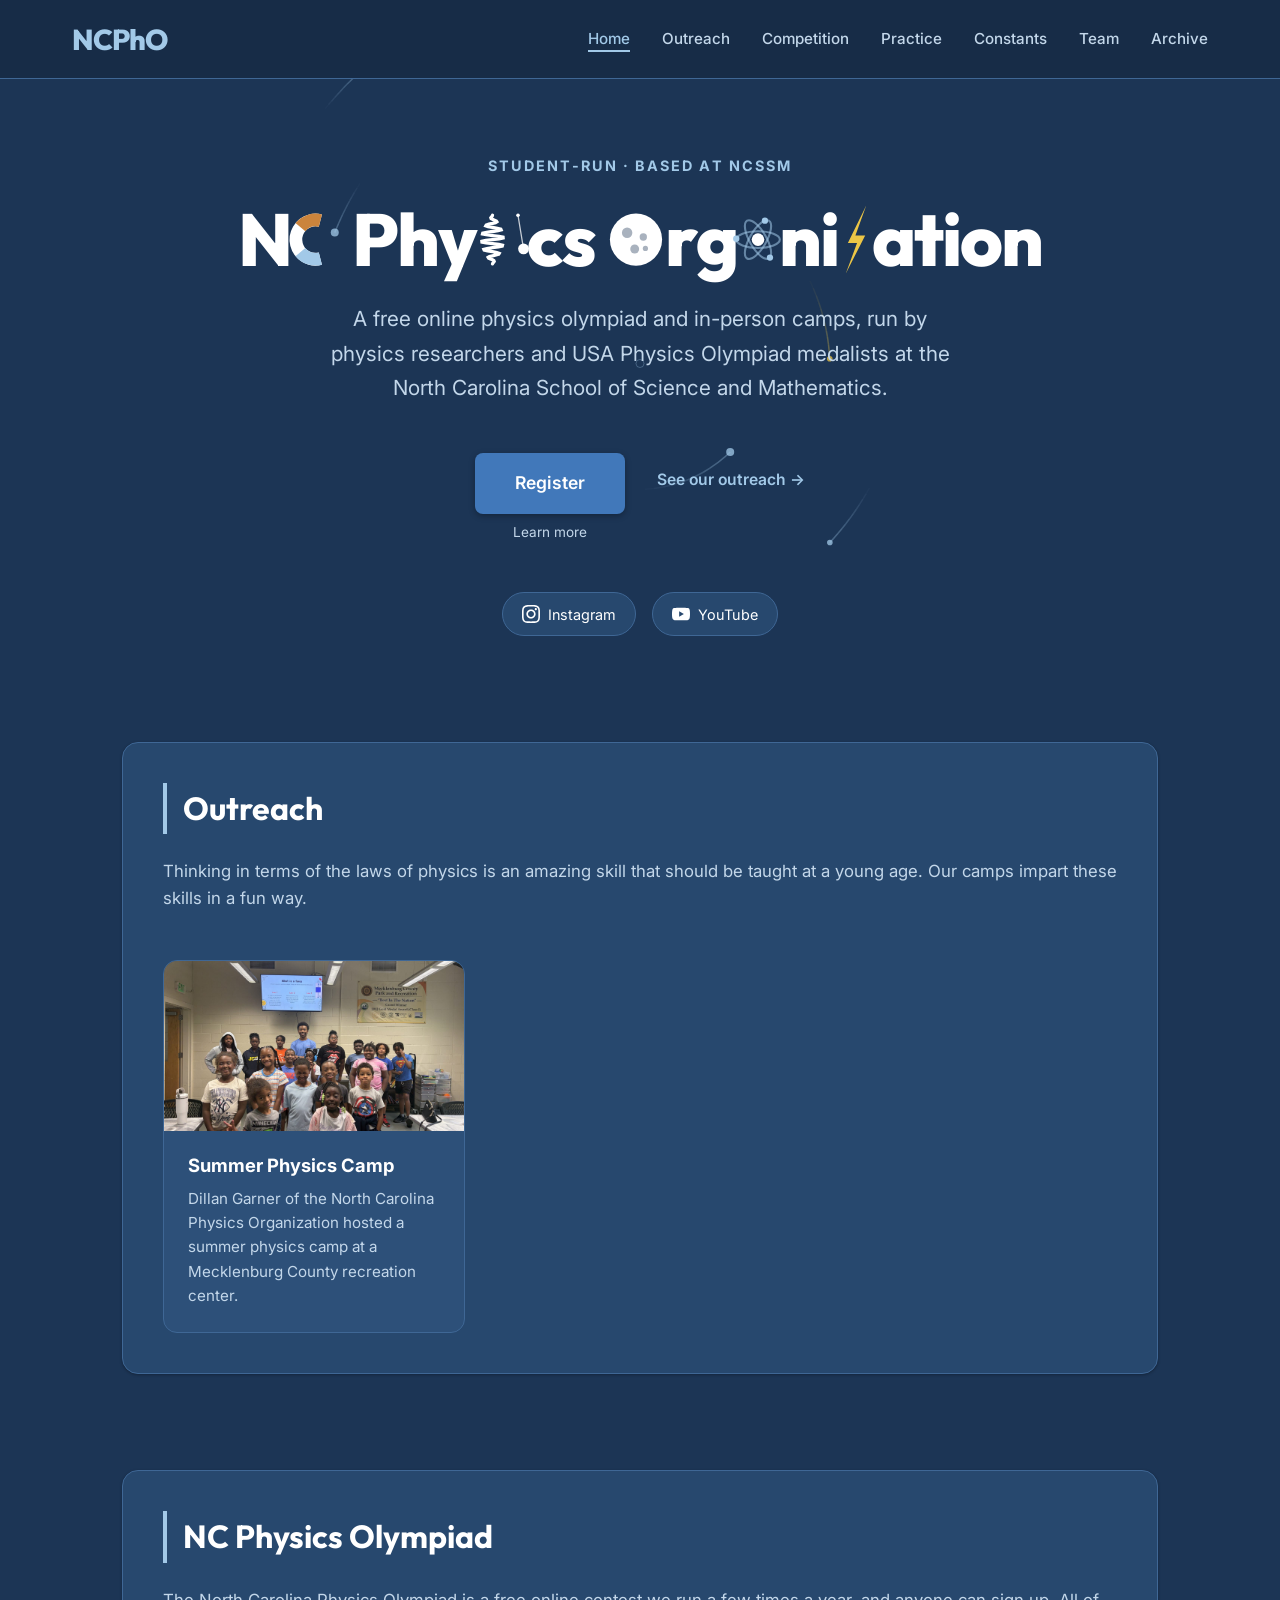
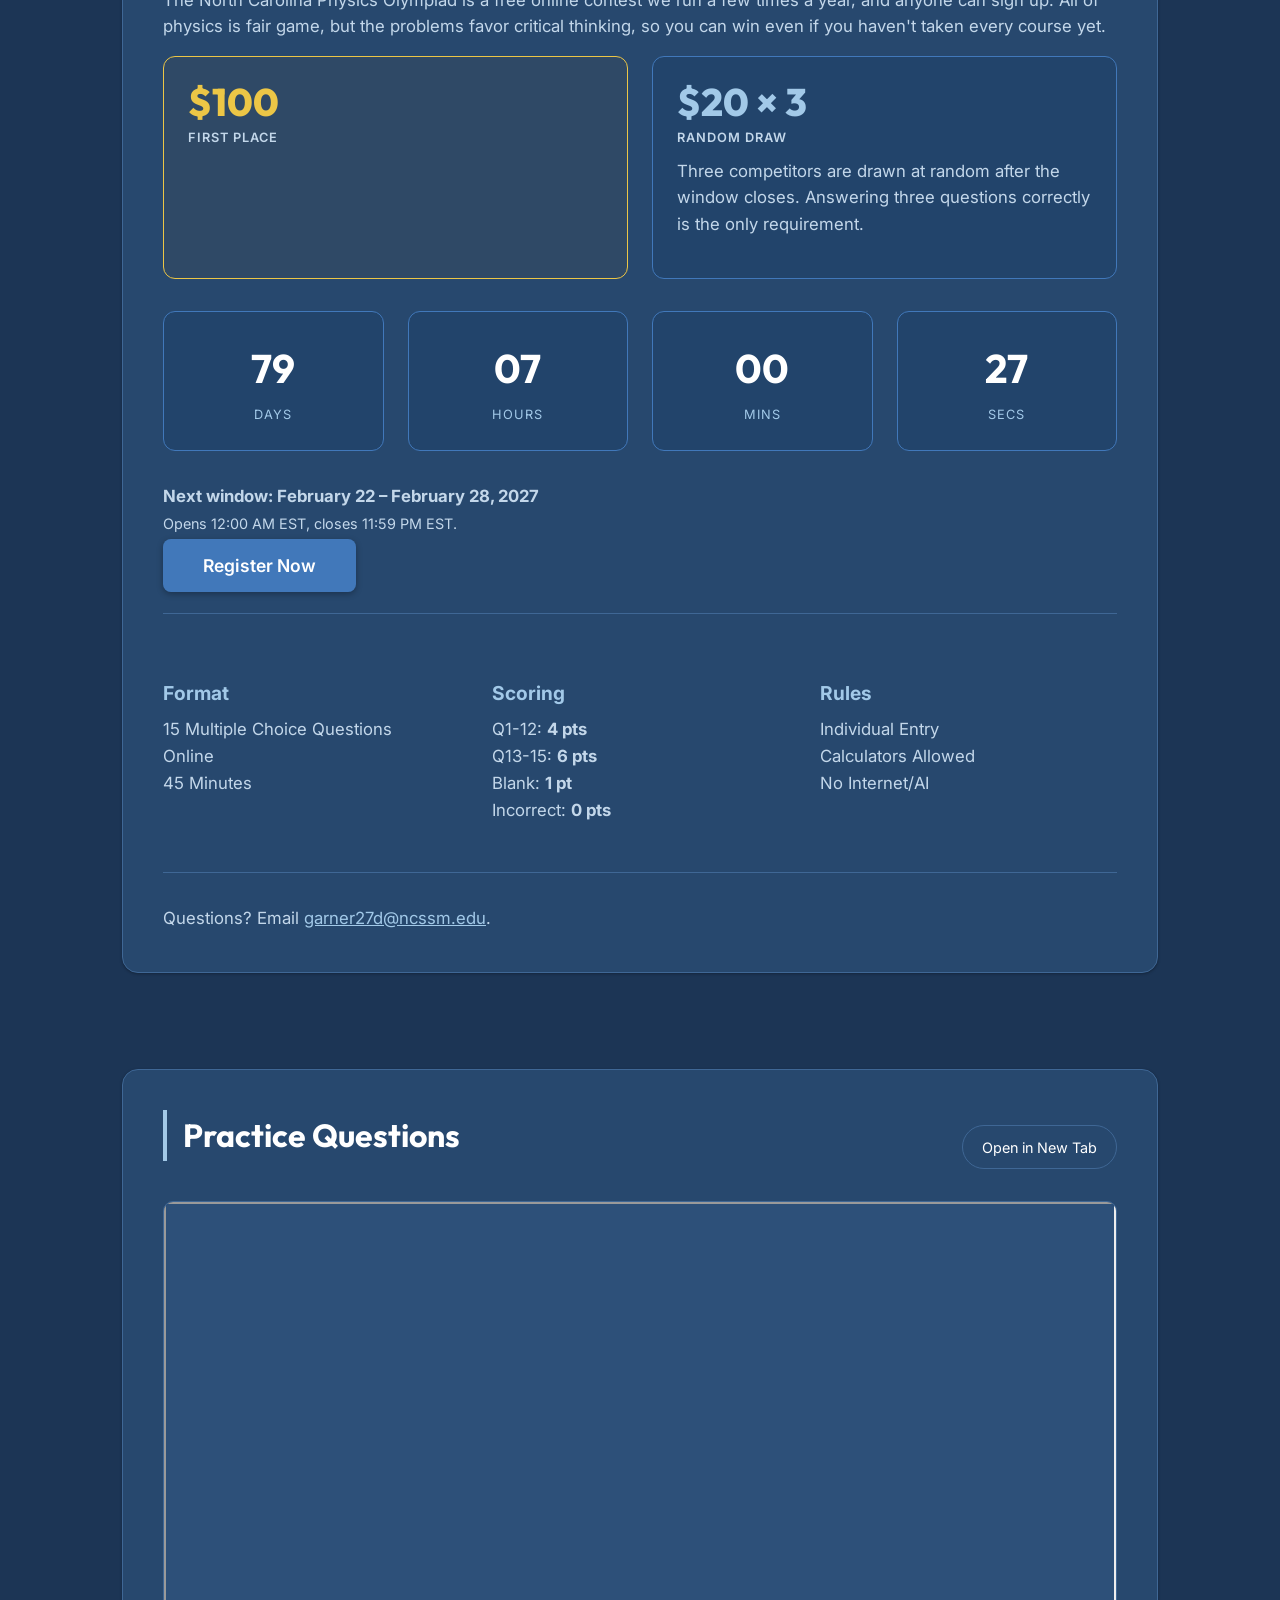
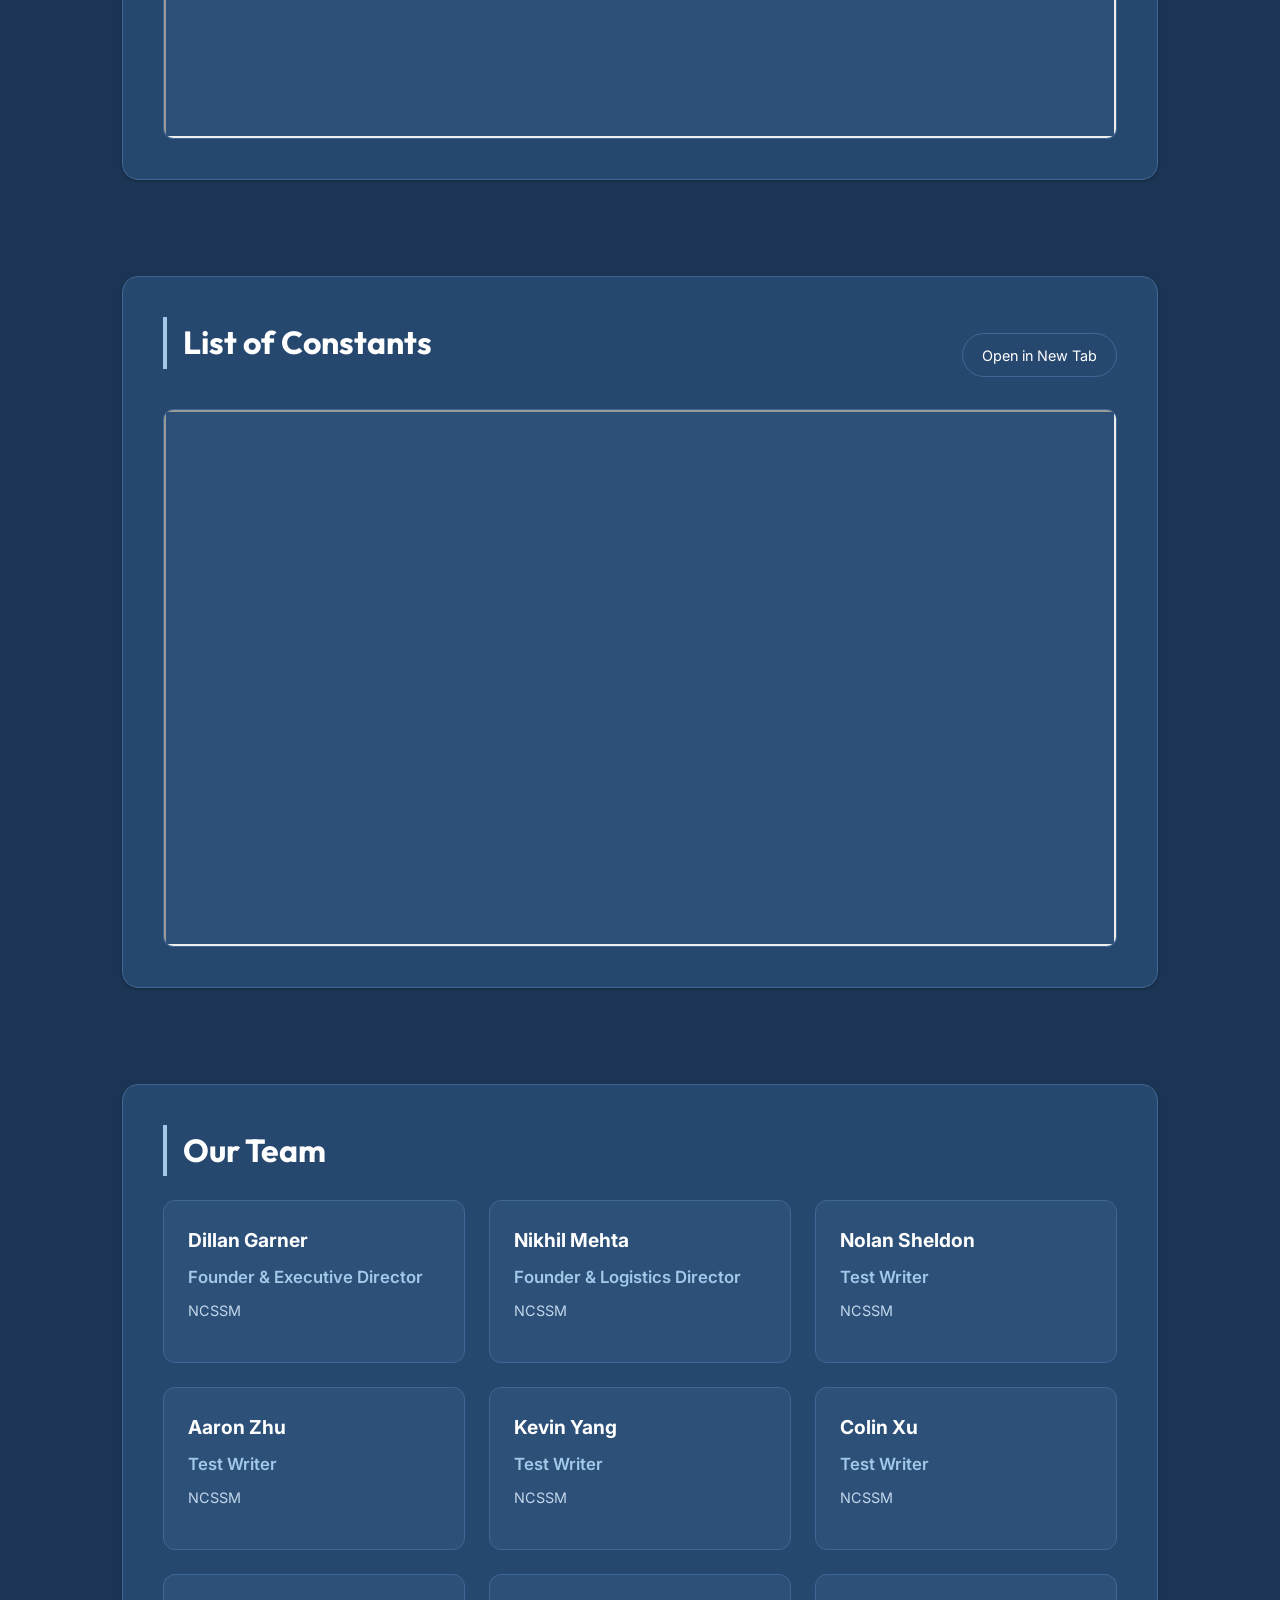
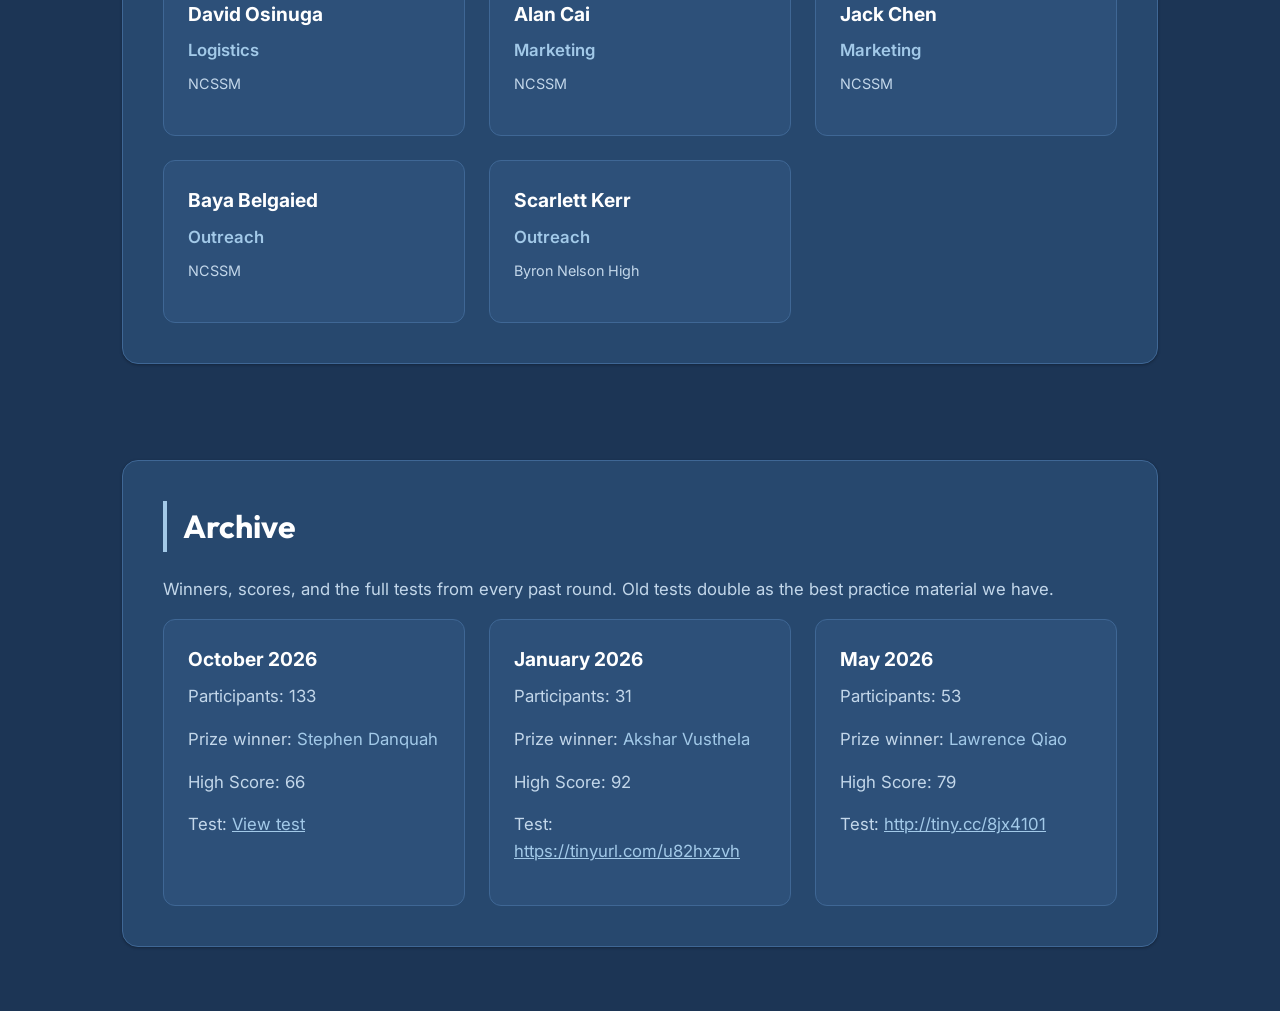
<file: index.html>
<!doctype html>
<html lang="en">
  <head>
    <meta charset="UTF-8" />
    <meta name="viewport" content="width=device-width, initial-scale=1.0" />
    <meta
      name="description"
      content="NCPhO is a student-run organization at NCSSM hosting the free online North Carolina Physics Olympiad and physics outreach camps."
    />
    <title>NC Physics Organization</title>

    <!-- Google Fonts -->
    <link rel="preconnect" href="https://fonts.googleapis.com" />
    <link rel="preconnect" href="https://fonts.gstatic.com" crossorigin />
    <link
      href="https://fonts.googleapis.com/css2?family=Inter:wght@300;400;600&family=Outfit:wght@400;700;800&display=swap"
      rel="stylesheet"
    />
    <link rel="icon" type="image/png" href="ncphologo.png" />
    <link rel="stylesheet" href="styles.css" />
  </head>
  <body>
    <!-- Background -->
    <canvas id="space-canvas"></canvas>

    <!-- Navigation -->
    <nav>
      <div class="nav-container">
        <a class="logo" href="#home">NCPhO</a>

        <ul class="nav-links" id="navLinks">
          <li>
            <a href="#home" class="active-link">Home</a>
          </li>
          <li>
            <a href="#outreach">Outreach</a>
          </li>
          <li><a href="#info">Competition</a></li>
          <li>
            <a href="#practice">Practice</a>
          </li>
          <li>
            <a href="#constants">Constants</a>
          </li>
          <li>
            <a href="#contributors">Team</a>
          </li>
          <li>
            <a href="#archive">Archive</a>
          </li>
        </ul>

        <button
          class="mobile-toggle"
          type="button"
          aria-label="Toggle navigation menu"
          aria-controls="navLinks"
          aria-expanded="false"
          onclick="toggleMobileMenu()"
        >
          <span></span>
          <span></span>
          <span></span>
        </button>
      </div>
    </nav>

    <!-- Main Content -->
    <main>
      <!-- HOME SECTION -->
      <section id="home" class="active">
        <div class="container hero">
          <div class="hero-copy">
            <span class="eyebrow">Student-run · Based at NCSSM</span>
            <h1>NC Physics Organization</h1>
            <p class="hero-lede">
              A free online physics olympiad and in-person camps, run by
              physics researchers and USA Physics Olympiad medalists at the
              North Carolina School of Science and Mathematics.
            </p>
            <div class="hero-actions">
              <div class="hero-cta">
                <a href="#" class="btn" data-register>Register</a>
                <a href="#info" class="hero-sublink">Learn more</a>
              </div>
              <a href="#outreach" class="hero-link">See our outreach →</a>
            </div>
          </div>

          <div class="social-links">
            <a
              href="#"
              class="social-link"
              id="instagramLink"
              target="_blank"
              rel="noopener noreferrer"
            >
              <svg viewBox="0 0 24 24" fill="currentColor">
                <path
                  d="M12 2.163c3.204 0 3.584.012 4.85.07 3.252.148 4.771 1.691 4.919 4.919.058 1.265.069 1.645.069 4.849 0 3.205-.012 3.584-.069 4.849-.149 3.225-1.664 4.771-4.919 4.919-1.266.058-1.644.07-4.85.07-3.204 0-3.584-.012-4.849-.07-3.26-.149-4.771-1.699-4.919-4.92-.058-1.265-.07-1.644-.07-4.849 0-3.204.013-3.583.07-4.849.149-3.227 1.664-4.771 4.919-4.919 1.266-.057 1.645-.069 4.849-.069zm0-2.163c-3.259 0-3.667.014-4.947.072-4.358.2-6.78 2.618-6.98 6.98-.059 1.281-.073 1.689-.073 4.948 0 3.259.014 3.668.072 4.948.2 4.358 2.618 6.78 6.98 6.98 1.281.058 1.689.072 4.948.072 3.259 0 3.668-.014 4.948-.072 4.354-.2 6.782-2.618 6.979-6.98.059-1.28.073-1.689.073-4.948 0-3.259-.014-3.667-.072-4.947-.196-4.354-2.617-6.78-6.979-6.98-1.281-.059-1.69-.073-4.949-.073zm0 5.838c-3.403 0-6.162 2.759-6.162 6.162s2.759 6.163 6.162 6.163 6.162-2.759 6.162-6.163c0-3.403-2.759-6.162-6.162-6.162zm0 10.162c-2.209 0-4-1.79-4-4 0-2.209 1.791-4 4-4s4 1.791 4 4c0 2.21-1.791 4-4 4zm6.406-11.845c-.796 0-1.441.645-1.441 1.44s.645 1.44 1.441 1.44c.795 0 1.439-.645 1.439-1.44s-.644-1.44-1.439-1.44z"
                />
              </svg>
              <span>Instagram</span>
            </a>
            <a
              href="https://www.youtube.com/channel/UCJHumWrWUukXUEz4-Expy2w"
              class="social-link"
              target="_blank"
              rel="noopener noreferrer"
            >
              <svg viewBox="0 0 24 24" fill="currentColor">
                <path
                  d="M23.498 6.186a3.016 3.016 0 0 0-2.122-2.136C19.505 3.545 12 3.545 12 3.545s-7.505 0-9.377.505A3.017 3.017 0 0 0 .502 6.186C0 8.07 0 12 0 12s0 3.93.502 5.814a3.016 3.016 0 0 0 2.122 2.136c1.871.505 9.376.505 9.376.505s7.505 0 9.377-.505a3.015 3.015 0 0 0 2.122-2.136C24 15.93 24 12 24 12s0-3.93-.502-5.814zM9.545 15.568V8.432L15.818 12l-6.273 3.568z"
                />
              </svg>
              <span>YouTube</span>
            </a>
          </div>
        </div>
      </section>

      <!-- OUTREACH SECTION -->
      <section id="outreach">
        <div class="container">
          <div class="card">
            <h2>Outreach</h2>
            <p>
              Thinking in terms of the laws of physics is an amazing skill that
              should be taught at a young age. Our camps impart these skills in
              a fun way.
            </p>

            <div class="impact-row" id="impactRow">
              <!-- JS Populated -->
            </div>

            <div class="gallery" id="outreachGrid">
              <!-- JS Populated -->
            </div>
          </div>
        </div>
      </section>

      <!-- INFO / COMPETITION SECTION -->
      <section id="info">
        <div class="container">
          <div class="card">
            <h2>NC Physics Olympiad</h2>
            <p>
              The North Carolina Physics Olympiad is a free online contest we
              run a few times a year, and anyone can sign up. All of physics is
              fair game, but the problems favor critical thinking, so you can
              win even if you haven't taken every course yet.
            </p>

            <div class="prize-row">
              <div class="prize-card first">
                <div class="prize-amount">$100</div>
                <div class="prize-tag">First Place</div>
              </div>
              <div class="prize-card draw">
                <div class="prize-amount">$20 &times; 3</div>
                <div class="prize-tag">Random Draw</div>
                <p>
                  Three competitors are drawn at random after the window closes.
                  Answering three questions correctly is the only requirement.
                </p>
              </div>
            </div>

            <div class="countdown">
              <div class="countdown-item">
                <span class="number" id="days">00</span>
                <span class="label">Days</span>
              </div>
              <div class="countdown-item">
                <span class="number" id="hours">00</span>
                <span class="label">Hours</span>
              </div>
              <div class="countdown-item">
                <span class="number" id="minutes">00</span>
                <span class="label">Mins</span>
              </div>
              <div class="countdown-item">
                <span class="number" id="seconds">00</span>
                <span class="label">Secs</span>
              </div>
            </div>

            <p class="window-info" id="currentCompetitionInfo">Loading...</p>

            <a href="#" class="btn" id="registerBtn" data-register>Register Now</a>

            <hr class="divider" />

            <div class="detail-grid">
              <div>
                <h3>Format</h3>
                <p>15 Multiple Choice Questions<br />Online<br />45 Minutes</p>
              </div>
              <div>
                <h3>Scoring</h3>
                <p>
                  Q1-12: <strong>4 pts</strong><br />Q13-15:
                  <strong>6 pts</strong><br />Blank: <strong>1 pt</strong
                  ><br />Incorrect: <strong>0 pts</strong>
                </p>
              </div>
              <div>
                <h3>Rules</h3>
                <p>
                  Individual Entry<br />Calculators Allowed<br />No Internet/AI
                </p>
              </div>
            </div>

            <hr class="divider" />
            <p class="contact-note">
              Questions? Email
              <a href="mailto:garner27d@ncssm.edu">garner27d@ncssm.edu</a>.
            </p>
          </div>
        </div>
      </section>

      <!-- PRACTICE SECTION -->
      <section id="practice">
        <div class="container">
          <div class="card">
            <div class="card-header">
              <h2>Practice Questions</h2>
              <a
                href="#"
                id="dl-pdf"
                class="social-link"
                target="_blank"
                rel="noopener noreferrer"
                >Open in New Tab</a
              >
            </div>

            <div class="pdf-wrapper">
              <iframe
                src=""
                id="pdfFrame"
                title="Practice questions PDF"
                loading="lazy"
                allow="autoplay"
              ></iframe>
            </div>
          </div>
        </div>
      </section>

      <!-- CONSTANTS SECTION -->
      <section id="constants">
        <div class="container">
          <div class="card">
            <div class="card-header">
              <h2>List of Constants</h2>
              <a
                href="#"
                id="dl-constants"
                class="social-link"
                target="_blank"
                rel="noopener noreferrer"
                >Open in New Tab</a
              >
            </div>

            <div class="pdf-wrapper">
              <iframe
                src=""
                id="constantsFrame"
                title="List of constants PDF"
                loading="lazy"
                allow="autoplay"
              ></iframe>
            </div>
          </div>
        </div>
      </section>

      <!-- CONTRIBUTORS SECTION -->
      <section id="contributors">
        <div class="container">
          <div class="card">
            <h2>Our Team</h2>
            <div class="grid-layout" id="contributorsGrid">
              <!-- JS Populated -->
            </div>
          </div>
        </div>
      </section>

      <!-- ARCHIVE SECTION -->
      <section id="archive">
        <div class="container">
          <div class="card">
            <h2>Archive</h2>
            <p>
              Winners, scores, and the full tests from every past round. Old
              tests double as the best practice material we have.
            </p>
            <div class="grid-layout" id="archiveGrid">
              <!-- JS Populated -->
            </div>
          </div>
        </div>
      </section>
    </main>

    <script src="script.js"></script>
    <script src="physics-fx.js"></script>
  </body>
</html>
</file>
<file: styles.css>
/* --- RESET & VARIABLES --- */
* {
  margin: 0;
  padding: 0;
  box-sizing: border-box;
}

/*
  NCSSM palette (hex values taken from the live ncssm.edu stylesheet)
  brand blue #346094 · hover #4178ba · dark #27486e · deep #22446b
  sky #a2c9e8 · pale #d0e4f4 · ink #252525 · gray #f0f0f0 / #dfdfdf
  accents: gold #ecc646 · orange #cb843c · green #4d7732 · purple #7d3774
  No gradients anywhere — every surface is a flat fill.
  Dark variant: shades of the brand blue carry the page; the light
  sky blue #a2c9e8 takes over as the accent since #346094 is too
  dark to read as text on a dark ground.
*/
:root {
  /* raw brand tokens */
  --brand: #346094;
  --brand-hover: #4178ba;
  --brand-dark: #27486e;
  --sky: #a2c9e8;
  --pale: #d0e4f4;
  --ink: #252525;
  --gold: #ecc646;
  --orange: #cb843c;
  --green: #4d7732;
  --purple: #7d3774;

  /* semantic roles */
  --page-bg: #1c3555;
  --surface: #27486e;
  --surface-alt: #2d5079;
  --surface-hover: #35597f;
  --border: #3f6795;
  --border-strong: var(--brand-hover);
  --text: #ffffff;
  --text-dim: #c3d7ea;
  --heading: #ffffff;
  --accent: var(--sky);
  --accent-quiet: #22446b;
  --nav-bg: #172c47;
  --btn-bg: var(--brand-hover);
  --btn-bg-hover: #6b9fd0;
  --btn-fg: #ffffff;
  --comp-accent: var(--sky);
  --out-accent: #ddb0d6; /* light tint of --purple, for contrast on dark */
  --out-quiet: #3b2b48;
  --gold-fg: var(--gold);
  --gold-bg: #2f4966;
  --gold-border: var(--gold);
  --shadow: rgba(0, 0, 0, 0.30);
  --shadow-strong: rgba(0, 0, 0, 0.45);

  --font-head: "Outfit", sans-serif;
  --font-body: "Inter", sans-serif;
}

html {
  scroll-behavior: smooth;
}

body {
  font-family: var(--font-body);
  background: var(--page-bg);
  color: var(--text);
  overflow-x: hidden;
  line-height: 1.6;
  min-height: 100vh;
}

/* --- BACKGROUND --- */
/* The animated starfield belongs to the space theme; a flat page reads
   cleaner and drops the last of the gradients. */
#space-canvas {
  display: none;
}

/* --- NAVIGATION --- */
nav {
  position: fixed;
  top: 0;
  width: 100%;
  background: var(--nav-bg);
  z-index: 1000;
  border-bottom: 1px solid var(--border);
}

.nav-container {
  max-width: 1200px;
  margin: 0 auto;
  display: flex;
  justify-content: space-between;
  align-items: center;
  padding: 1rem 2rem;
}

.logo {
  font-family: var(--font-head);
  font-size: 1.8rem;
  font-weight: 800;
  letter-spacing: -1px;
  color: var(--accent);
  cursor: pointer;
  text-decoration: none;
}

.nav-links {
  display: flex;
  gap: 2rem;
  list-style: none;
}

.nav-links a {
  color: var(--text-dim);
  text-decoration: none;
  font-weight: 500;
  font-size: 0.95rem;
  transition: color 0.3s ease;
  position: relative;
}

.nav-links a:hover,
.nav-links a.active-link {
  color: var(--accent);
}

.nav-links a::after {
  content: "";
  position: absolute;
  bottom: -4px;
  left: 0;
  width: 0;
  height: 2px;
  background: var(--accent);
  transition: width 0.3s ease;
}

.nav-links a:hover::after,
.nav-links a.active-link::after {
  width: 100%;
}

/* --- LAYOUT & SECTIONS --- */
main {
  padding-top: 80px;
  min-height: 100vh;
}

.container {
  max-width: 1100px;
  margin: 0 auto;
  padding: 2rem;
}

/* Keep every section in the page; anchor links clear the fixed navigation. */
main > section {
  scroll-margin-top: 80px;
}

/* --- HERO SECTION --- */
.hero {
  display: flex;
  flex-direction: column;
  justify-content: center;
  align-items: center;
  text-align: center;
  min-height: 70vh;
  gap: 1.5rem;
}

.hero .eyebrow {
  color: var(--accent);
  letter-spacing: 2px;
  text-transform: uppercase;
  font-size: 0.9rem;
  font-weight: 700;
}

.hero h1 {
  font-family: var(--font-head);
  font-size: 4.2rem;
  line-height: 1.1;
  font-weight: 800;
  color: var(--heading);
  margin-bottom: 1rem;
  letter-spacing: -2px;
}

.hero p {
  font-size: 1.3rem;
  color: var(--text-dim);
  max-width: 620px;
  margin-bottom: 1rem;
}

/* Centred hero: one column, generous rhythm, one primary action. */
.hero-copy {
  display: flex;
  flex-direction: column;
  align-items: center;
  gap: 1.4rem;
  max-width: 820px;
}

.hero-copy h1 {
  margin-bottom: 0;
  font-size: 4.6rem;
}

.hero-lede {
  font-size: 1.22rem;
  line-height: 1.65;
  max-width: 52ch;
  margin-bottom: 0;
}

.hero-actions {
  display: flex;
  align-items: flex-start;
  justify-content: center;
  flex-wrap: wrap;
  gap: 1.1rem 2rem;
  margin-top: 0.6rem;
}

/* The primary action and its quiet second line travel together. */
.hero-cta {
  display: flex;
  flex-direction: column;
  align-items: center;
  gap: 0.55rem;
}

.hero-sublink {
  font-size: 0.85rem;
  color: var(--text-dim);
  text-decoration: none;
}

.hero-sublink:hover {
  color: var(--accent);
  text-decoration: underline;
}

.hero-link {
  color: var(--accent);
  font-weight: 600;
  font-size: 0.98rem;
  text-decoration: none;
  margin-top: 0.85rem;
}

.hero-link:hover {
  text-decoration: underline;
}

/* --- PILLAR CARDS --- */
.pillars {
  display: grid;
  grid-template-columns: repeat(2, 1fr);
  gap: 1.5rem;
  width: 100%;
  max-width: 800px;
  margin-top: 1rem;
}

.pillar {
  text-align: left;
  border-radius: 16px;
  padding: 2rem;
  cursor: pointer;
  transition: all 0.3s ease;
  background: var(--surface);
  border: 1px solid var(--border);
}

.pillar:hover {
  transform: translateY(-6px);
  background: var(--surface);
  box-shadow: 0 12px 28px var(--shadow);
}

.pillar.comp:hover {
  border-color: var(--comp-accent);
}

.pillar.out:hover {
  border-color: var(--out-accent);
}

.pillar h3 {
  font-family: var(--font-head);
  color: var(--heading);
  font-size: 1.5rem;
  margin: 0 0 0.5rem;
}

.pillar p {
  color: var(--text-dim);
  font-size: 1rem;
  margin: 0 0 1rem;
}

.pillar .enter {
  font-size: 0.9rem;
  font-weight: 600;
}

.pillar.comp .enter {
  color: var(--comp-accent);
}

.pillar.out .enter {
  color: var(--out-accent);
}

/* --- PRIZES --- */
.prize-row {
  display: grid;
  grid-template-columns: repeat(auto-fit, minmax(240px, 1fr));
  gap: 1.5rem;
  margin-bottom: 2rem;
}

.prize-card {
  border-radius: 12px;
  padding: 1.5rem;
  border: 1px solid var(--border);
  background: var(--surface-alt);
}

.prize-card.first {
  border-color: var(--gold-border);
  background: var(--gold-bg);
}

.prize-card.draw {
  border-color: var(--border-strong);
  background: var(--accent-quiet);
}

.prize-amount {
  font-family: var(--font-head);
  font-size: 2.4rem;
  font-weight: 800;
  line-height: 1.1;
}

.prize-card.first .prize-amount {
  color: var(--gold-fg);
}

.prize-card.draw .prize-amount {
  color: var(--accent);
}

.prize-tag {
  text-transform: uppercase;
  letter-spacing: 1px;
  font-size: 0.8rem;
  font-weight: 600;
  color: var(--text-dim);
  margin: 0.25rem 0 0.6rem;
}

.prize-card p {
  margin: 0;
  font-size: 0.95rem;
}

/* --- COUNTDOWN --- */
.countdown {
  display: grid;
  grid-template-columns: repeat(4, 1fr);
  gap: 1.5rem;
  margin-bottom: 2rem;
}

.countdown-item {
  background: var(--accent-quiet);
  border: 1px solid var(--border-strong);
  border-radius: 12px;
  padding: 1.5rem;
  min-width: 100px;
  display: flex;
  flex-direction: column;
  align-items: center;
}

.countdown-item .number {
  font-family: var(--font-head);
  font-size: 2.5rem;
  font-weight: 700;
  color: var(--heading);
}

.countdown-item .label {
  font-size: 0.8rem;
  text-transform: uppercase;
  letter-spacing: 1px;
  color: var(--accent);
  margin-top: 5px;
}

.window-info {
  margin-bottom: 1.5rem;
}

.window-info .fine-print {
  color: var(--text-dim);
  font-size: 0.9rem;
}

/* --- BUTTONS & SOCIAL --- */
.btn {
  padding: 1rem 2.5rem;
  background: var(--btn-bg);
  border: none;
  border-radius: 8px;
  color: var(--btn-fg);
  font-weight: 600;
  font-size: 1.1rem;
  cursor: pointer;
  transition: all 0.3s ease;
  text-decoration: none;
  box-shadow: 0 2px 6px var(--shadow);
}

.btn:hover {
  transform: translateY(-3px);
  background: var(--btn-bg-hover);
  box-shadow: 0 8px 20px var(--shadow-strong);
}

.social-links {
  display: flex;
  gap: 1rem;
  margin-top: 1.5rem;
  flex-wrap: wrap;
  justify-content: center;
}

.social-link {
  display: flex;
  align-items: center;
  gap: 0.5rem;
  padding: 0.6rem 1.2rem;
  background: var(--surface);
  border: 1px solid var(--border);
  border-radius: 50px;
  color: var(--text);
  text-decoration: none;
  transition: all 0.3s;
  font-size: 0.9rem;
}

.social-link:hover {
  background: var(--surface-hover);
  border-color: var(--accent);
  color: var(--accent);
}

.social-link svg {
  width: 18px;
  height: 18px;
}

/* --- CARDS & CONTENT --- */
.card {
  background: var(--surface);
  border: 1px solid var(--border);
  border-radius: 16px;
  padding: 2.5rem;
  margin-bottom: 2rem;
  box-shadow: 0 1px 3px var(--shadow);
}

h2 {
  font-family: var(--font-head);
  color: var(--heading);
  font-size: 2rem;
  margin-bottom: 1.5rem;
  border-left: 4px solid var(--accent);
  padding-left: 1rem;
}

h3 {
  color: var(--accent);
  font-size: 1.2rem;
  margin: 2rem 0 0.5rem;
}

.card p,
.card li {
  color: var(--text-dim);
  margin-bottom: 1rem;
  font-size: 1.05rem;
}

.card ul {
  margin-left: 1.5rem;
}

.card li {
  margin-bottom: 0.5rem;
}

.card .contact-note {
  margin-bottom: 0;
}

/* Inline links inside body copy had no colour of their own and fell back to
   the browser default blue. */
.card p a,
.card li a {
  color: var(--accent);
}

.card-header {
  display: flex;
  justify-content: space-between;
  align-items: center;
  margin-bottom: 1rem;
}

.divider {
  border: none;
  border-top: 1px solid var(--border);
  margin: 2rem 0;
}

.detail-grid {
  display: grid;
  grid-template-columns: repeat(auto-fit, minmax(200px, 1fr));
  gap: 2rem;
}

/* --- GRIDS (Contributors & Archive) --- */
.grid-layout {
  display: grid;
  grid-template-columns: repeat(auto-fill, minmax(280px, 1fr));
  gap: 1.5rem;
}

.mini-card {
  background: var(--surface-alt);
  border: 1px solid var(--border);
  padding: 1.5rem;
  border-radius: 12px;
  transition: all 0.3s ease;
}

.mini-card:hover {
  border-color: var(--accent);
  transform: translateY(-5px);
  background: var(--surface);
  box-shadow: 0 10px 24px var(--shadow);
}

.mini-card h3 {
  margin-top: 0;
  color: var(--heading);
}

.mini-card .role {
  color: var(--accent);
  font-weight: 600;
  margin-bottom: 0.5rem;
}

.mini-card .affiliation {
  font-size: 0.9rem;
  color: var(--text-dim);
}

.highlight {
  color: var(--accent);
}

/* --- OUTREACH GALLERY --- */
.gallery {
  display: grid;
  grid-template-columns: repeat(auto-fill, minmax(280px, 1fr));
  gap: 1.5rem;
}

.event-card {
  background: var(--surface-alt);
  border: 1px solid var(--border);
  border-radius: 14px;
  overflow: hidden;
  transition: all 0.3s ease;
}

.event-card:hover {
  transform: translateY(-6px);
  border-color: var(--out-accent);
  background: var(--surface);
  box-shadow: 0 10px 24px var(--shadow);
}

.event-photo {
  height: 170px;
  width: 100%;
  object-fit: cover;
  display: block;
  background: var(--accent-quiet);
}

.event-photo-fallback {
  height: 170px;
  display: flex;
  align-items: center;
  justify-content: center;
  font-family: var(--font-head);
  font-size: 2.5rem;
  font-weight: 800;
  color: var(--sky);
  background: var(--accent-quiet);
}

.event-body {
  padding: 1.25rem 1.5rem 1.5rem;
}

.event-body h3 {
  margin: 0 0 0.4rem;
  color: var(--heading);
  font-size: 1.15rem;
}

.event-body p {
  color: var(--text-dim);
  font-size: 0.95rem;
  margin: 0;
}

.impact-row {
  display: flex;
  gap: 1.5rem;
  flex-wrap: wrap;
  margin-bottom: 2rem;
}

.impact-stat {
  flex: 1;
  min-width: 130px;
  background: var(--out-quiet);
  border: 1px solid var(--border);
  border-radius: 12px;
  padding: 1.25rem 1.5rem;
}

.impact-stat .num {
  font-family: var(--font-head);
  font-size: 2.2rem;
  font-weight: 700;
  color: var(--heading);
}

.impact-stat .cap {
  font-size: 0.8rem;
  text-transform: uppercase;
  letter-spacing: 1px;
  color: var(--out-accent);
}

/* --- PDF VIEWER --- */
.pdf-wrapper {
  position: relative;
  padding-bottom: 56.25%; /* 16:9 Aspect Ratio */
  height: 0;
  overflow: hidden;
  border-radius: 10px;
  border: 1px solid var(--border);
  background: var(--surface-alt);
}

.pdf-wrapper iframe {
  position: absolute;
  top: 0;
  left: 0;
  width: 100%;
  height: 100%;
}

/* --- MOBILE MENU --- */
.mobile-toggle {
  border: 0;
  padding: 0.5rem;
  background: transparent;
  display: none;
  flex-direction: column;
  gap: 6px;
  cursor: pointer;
  z-index: 1001;
}

.mobile-toggle span {
  width: 25px;
  height: 2px;
  background: var(--text);
  transition: 0.3s;
}

@media (max-width: 768px) {
  .mobile-toggle {
    display: flex;
  }

  .nav-links {
    position: fixed;
    top: 0;
    right: 0;
    height: 100vh;
    width: 70%;
    background: var(--nav-bg);
    flex-direction: column;
    justify-content: center;
    align-items: center;
    transform: translateX(100%);
    transition: transform 0.4s cubic-bezier(0.4, 0, 0.2, 1);
    box-shadow: -10px 0 30px var(--shadow-strong);
  }

  .nav-links.active {
    transform: translateX(0);
  }

  .hero h1,
  .hero-copy h1 {
    font-size: 2.8rem;
  }
  .hero-actions {
    flex-direction: column;
    align-items: center;
  }
  .hero-link {
    margin-top: 0;
  }
  .countdown {
    grid-template-columns: repeat(2, 1fr);
  }
  .pillars {
    grid-template-columns: 1fr;
  }
}

/* --- PHYSICS FX --- */
/* Canvas for the rocket, its exhaust and the shockwave rings. It sits above
   the content so the rocket flies over the headline, and below the nav. */
#fx-canvas {
  position: fixed;
  inset: 0;
  z-index: 5;
  pointer-events: none;
}

/* The ambient orbits sit behind everything, so they never fight the copy. */
#fx-field {
  position: fixed;
  inset: 0;
  z-index: -1;
  pointer-events: none;
}

/* The headline is split into per-letter spans that physics-fx.js drives.
   Words stay unbreakable so the line still wraps normally. */
.fx-word {
  display: inline-block;
  white-space: nowrap;
}

.fx-char {
  display: inline-block;
  will-change: transform;
}

/* Letters replaced by a drawn physics object. */
.fx-glyph {
  color: transparent;
}

@media (prefers-reduced-motion: reduce) {
  html {
    scroll-behavior: auto;
  }

  #fx-canvas,
  #fx-field {
    display: none;
  }
}
</file>
